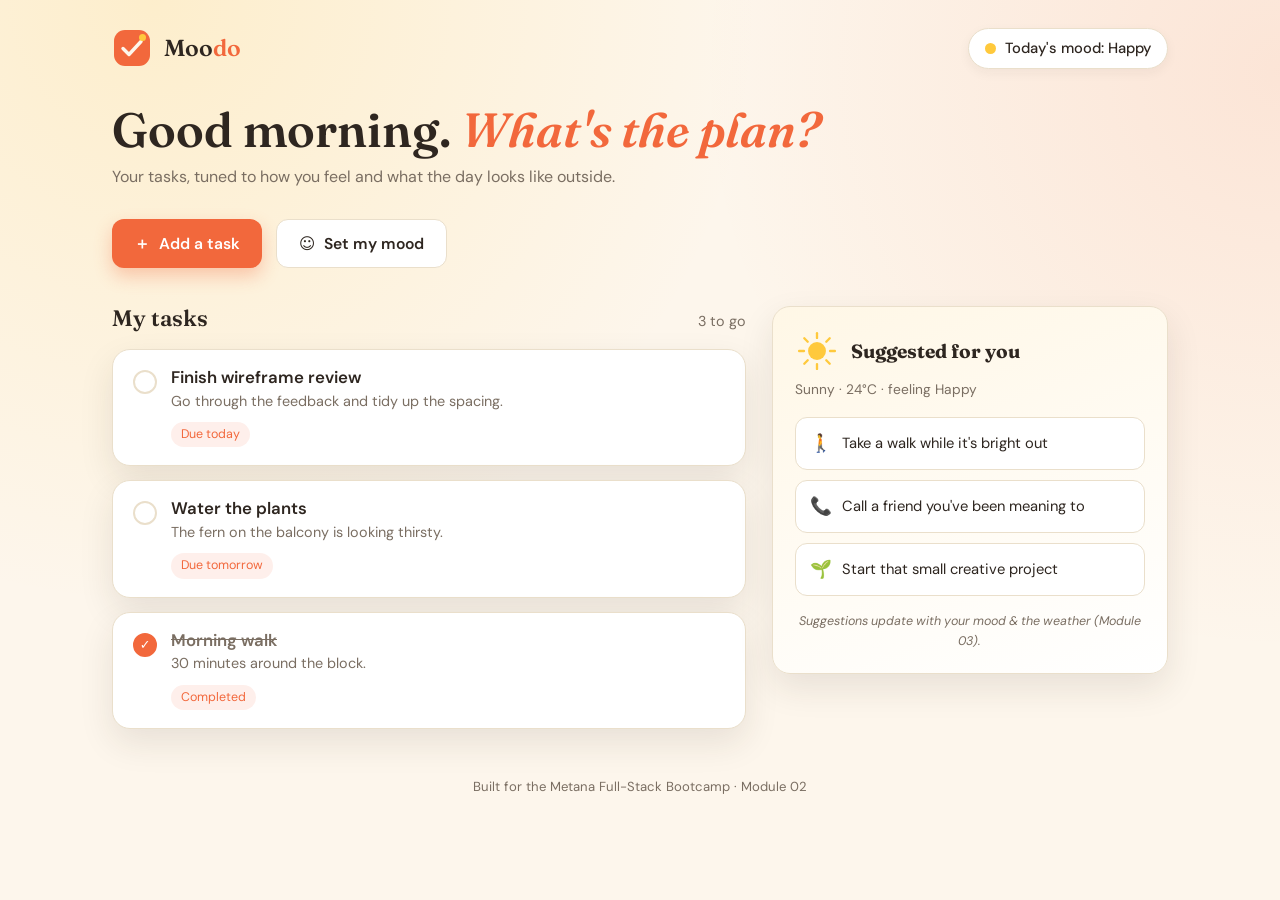
<file: module-2/mood-based-todo-app/index.html>
<!DOCTYPE html>
<html lang="en">
<head>
  <meta charset="UTF-8" />
  <meta name="viewport" content="width=device-width, initial-scale=1.0" />
  <title>Moodo — Mood-Based To-Do</title>

  <!-- Fonts -->
  <link rel="preconnect" href="https://fonts.googleapis.com" />
  <link rel="preconnect" href="https://fonts.gstatic.com" crossorigin />
  <link href="https://fonts.googleapis.com/css2?family=Fraunces:ital,opsz,wght@0,9..144,400..700;1,9..144,400..600&family=DM+Sans:wght@400;500;600;700&display=swap" rel="stylesheet" />

  <link rel="stylesheet" href="Styles/index.css" />
</head>
<body>
  <div class="app">

    <!-- ============ Top bar ============ -->
    <header class="topbar">
      <div class="brand">
        <img src="Assets/logo.svg" alt="Moodo logo" />
        <span class="name">Moo<span>do</span></span>
      </div>

      <!-- Reflects the currently selected mood (set later in Module 03) -->
      <div class="mood-pill">
        <span class="dot"></span>
        Today's mood: Happy
      </div>
    </header>

    <!-- ============ Greeting ============ -->
    <section class="hero">
      <h1>Good morning. <em>What's the plan?</em></h1>
      <p>Your tasks, tuned to how you feel and what the day looks like outside.</p>
    </section>

    <!-- ============ Primary actions ============
         These buttons will open the Task Creation Form and the
         Mood Selector components in Module 03. -->
    <div class="actions">
      <button class="btn btn-primary" type="button">
        <span aria-hidden="true">＋</span> Add a task
      </button>
      <button class="btn btn-ghost" type="button">
        <span aria-hidden="true">☺</span> Set my mood
      </button>
    </div>

    <!-- ============ Main two-column layout ============ -->
    <main class="layout">

      <!-- ---- Left: the task list (Task Component goes here later) ---- -->
      <section aria-labelledby="tasks-heading">
        <div class="section-title">
          <h2 id="tasks-heading">My tasks</h2>
          <span class="count">3 to go</span>
        </div>

        <div class="task-list">
          <!-- Static placeholder cards — same markup as taskComponent.html -->
          <article class="task-card">
            <span class="check" aria-hidden="true"></span>
            <div class="body">
              <h3>Finish wireframe review</h3>
              <p>Go through the feedback and tidy up the spacing.</p>
              <span class="meta">Due today</span>
            </div>
          </article>

          <article class="task-card">
            <span class="check" aria-hidden="true"></span>
            <div class="body">
              <h3>Water the plants</h3>
              <p>The fern on the balcony is looking thirsty.</p>
              <span class="meta">Due tomorrow</span>
            </div>
          </article>

          <article class="task-card done">
            <span class="check" aria-hidden="true"></span>
            <div class="body">
              <h3>Morning walk</h3>
              <p>30 minutes around the block.</p>
              <span class="meta">Completed</span>
            </div>
          </article>
        </div>
      </section>

      <!-- ---- Right: suggested tasks (mood + weather) ---- -->
      <aside class="suggested" aria-labelledby="suggested-heading">
        <div class="head">
          <img src="Assets/sun.svg" alt="" />
          <h2 id="suggested-heading">Suggested for you</h2>
        </div>
        <p class="weather">Sunny · 24°C · feeling Happy</p>

        <ul>
          <li><span class="emoji">🚶</span> Take a walk while it's bright out</li>
          <li><span class="emoji">📞</span> Call a friend you've been meaning to</li>
          <li><span class="emoji">🌱</span> Start that small creative project</li>
        </ul>

        <p class="note">Suggestions update with your mood &amp; the weather (Module 03).</p>
      </aside>

    </main>

    <footer class="foot">Built for the Metana Full-Stack Bootcamp · Module 02</footer>
  </div>
</body>
</html>
</file>
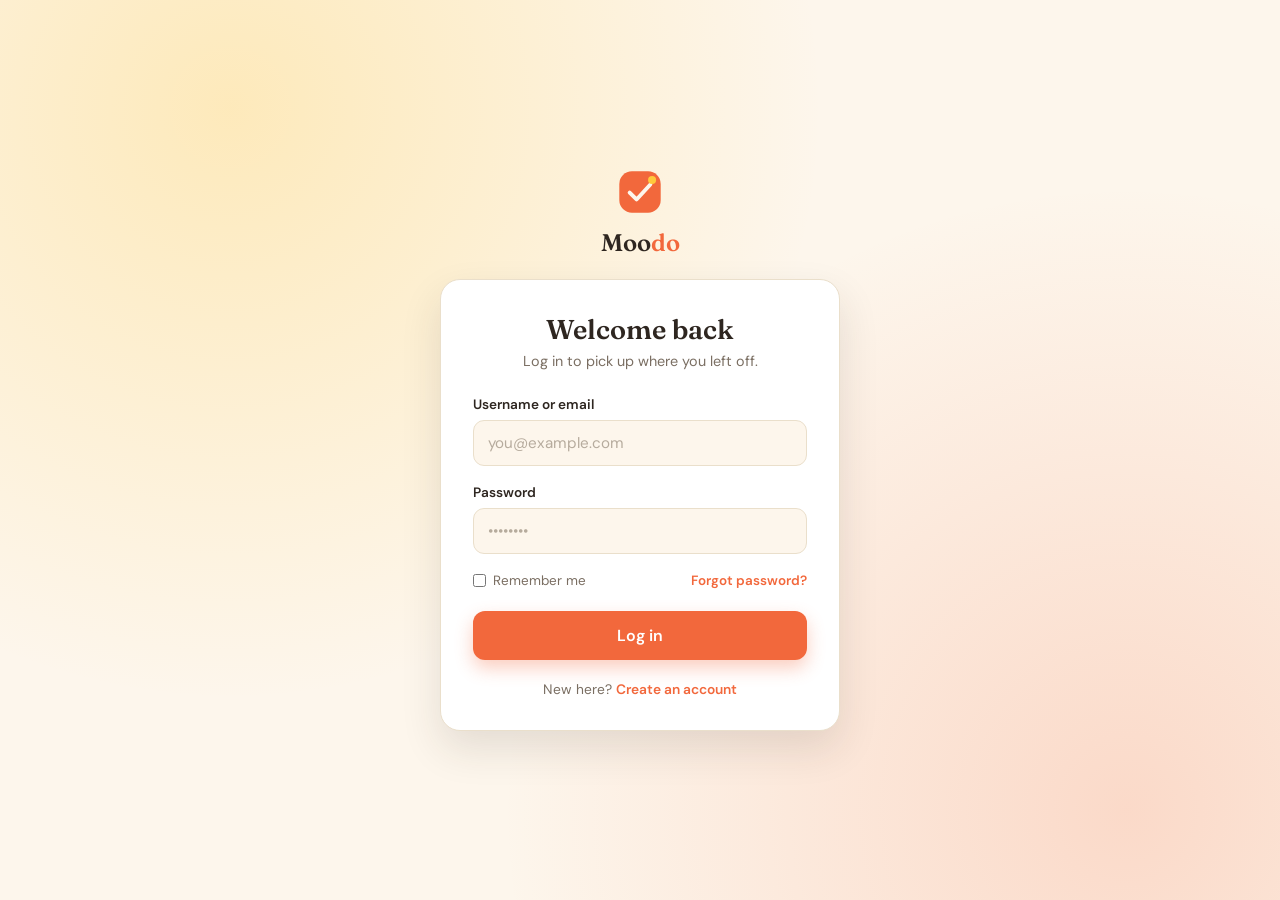
<file: module-2/mood-based-todo-app/Components/loginForm.html>
<!DOCTYPE html>
<html lang="en">
<head>
  <meta charset="UTF-8" />
  <meta name="viewport" content="width=device-width, initial-scale=1.0" />
  <title>Log in — Moodo</title>
  <link rel="preconnect" href="https://fonts.googleapis.com" />
  <link rel="preconnect" href="https://fonts.gstatic.com" crossorigin />
  <link href="https://fonts.googleapis.com/css2?family=Fraunces:opsz,wght@9..144,500..700&family=DM+Sans:wght@400;500;600;700&display=swap" rel="stylesheet" />

  <!-- Page layout + form card styles -->
  <link rel="stylesheet" href="../Styles/login.css" />
  <link rel="stylesheet" href="../Styles/loginForm.css" />
</head>
<body>

  <div class="login-wrap">

    <!-- brand lockup -->
    <div class="login-brand">
      <img src="../Assets/logo.svg" alt="Moodo logo" />
      <span class="name">Moo<span>do</span></span>
    </div>

    <!-- ============ Login Form ============ -->
    <form class="login-card" autocomplete="off">
      <h1>Welcome back</h1>
      <p class="welcome">Log in to pick up where you left off.</p>

      <div class="field">
        <label for="email">Username or email</label>
        <input id="email" name="email" type="text" placeholder="you@example.com" required />
      </div>

      <div class="field">
        <label for="password">Password</label>
        <input id="password" name="password" type="password" placeholder="••••••••" required />
      </div>

      <div class="row">
        <label><input type="checkbox" name="remember" /> Remember me</label>
        <a href="#">Forgot password?</a>
      </div>

      <button class="login-btn" type="submit">Log in</button>

      <p class="signup">New here? <a href="#">Create an account</a></p>
    </form>

  </div>

</body>
</html>
</file>
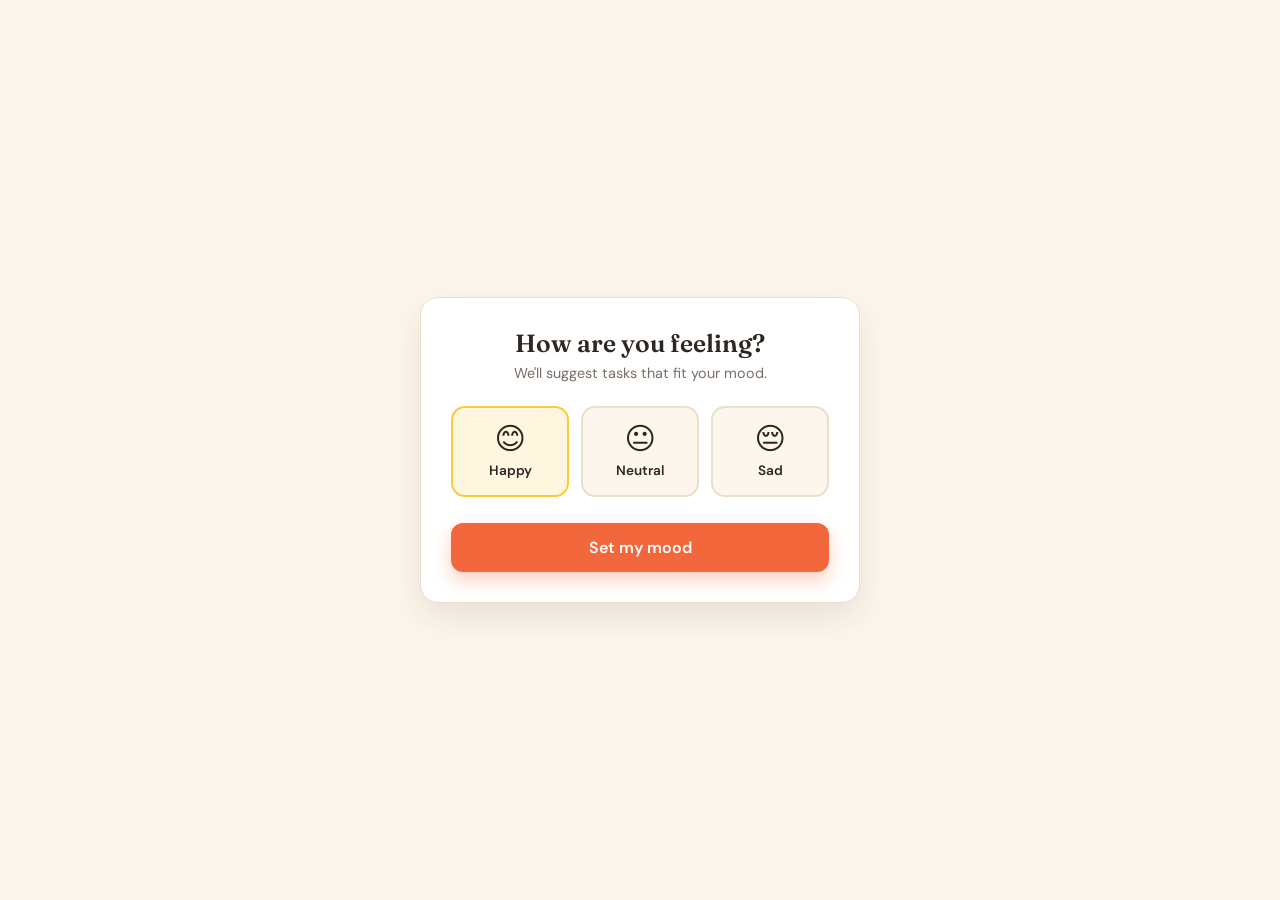
<file: module-2/mood-based-todo-app/Components/moodSelecterForm.html>
<!DOCTYPE html>
<html lang="en">
<head>
  <meta charset="UTF-8" />
  <meta name="viewport" content="width=device-width, initial-scale=1.0" />
  <title>Mood Selector</title>
  <link rel="preconnect" href="https://fonts.googleapis.com" />
  <link rel="preconnect" href="https://fonts.gstatic.com" crossorigin />
  <link href="https://fonts.googleapis.com/css2?family=Fraunces:opsz,wght@9..144,500..700&family=DM+Sans:wght@400;500;600;700&display=swap" rel="stylesheet" />
  <link rel="stylesheet" href="../Styles/moodSelecter.css" />
</head>
<body>

  <!-- ============ Mood Selector ============
       A button group built from radio inputs so only one
       mood can be chosen at a time. -->
  <form class="mood-card">
    <h2>How are you feeling?</h2>
    <p class="sub">We'll suggest tasks that fit your mood.</p>

    <div class="mood-group" role="radiogroup" aria-label="Select your mood">
      <input type="radio" id="happy" name="mood" value="happy" checked />
      <label for="happy">
        <span class="emoji">😊</span>
        <span class="name">Happy</span>
      </label>

      <input type="radio" id="neutral" name="mood" value="neutral" />
      <label for="neutral">
        <span class="emoji">😐</span>
        <span class="name">Neutral</span>
      </label>

      <input type="radio" id="sad" name="mood" value="sad" />
      <label for="sad">
        <span class="emoji">😔</span>
        <span class="name">Sad</span>
      </label>
    </div>

    <button class="confirm" type="submit">Set my mood</button>
  </form>

</body>
</html>
</file>
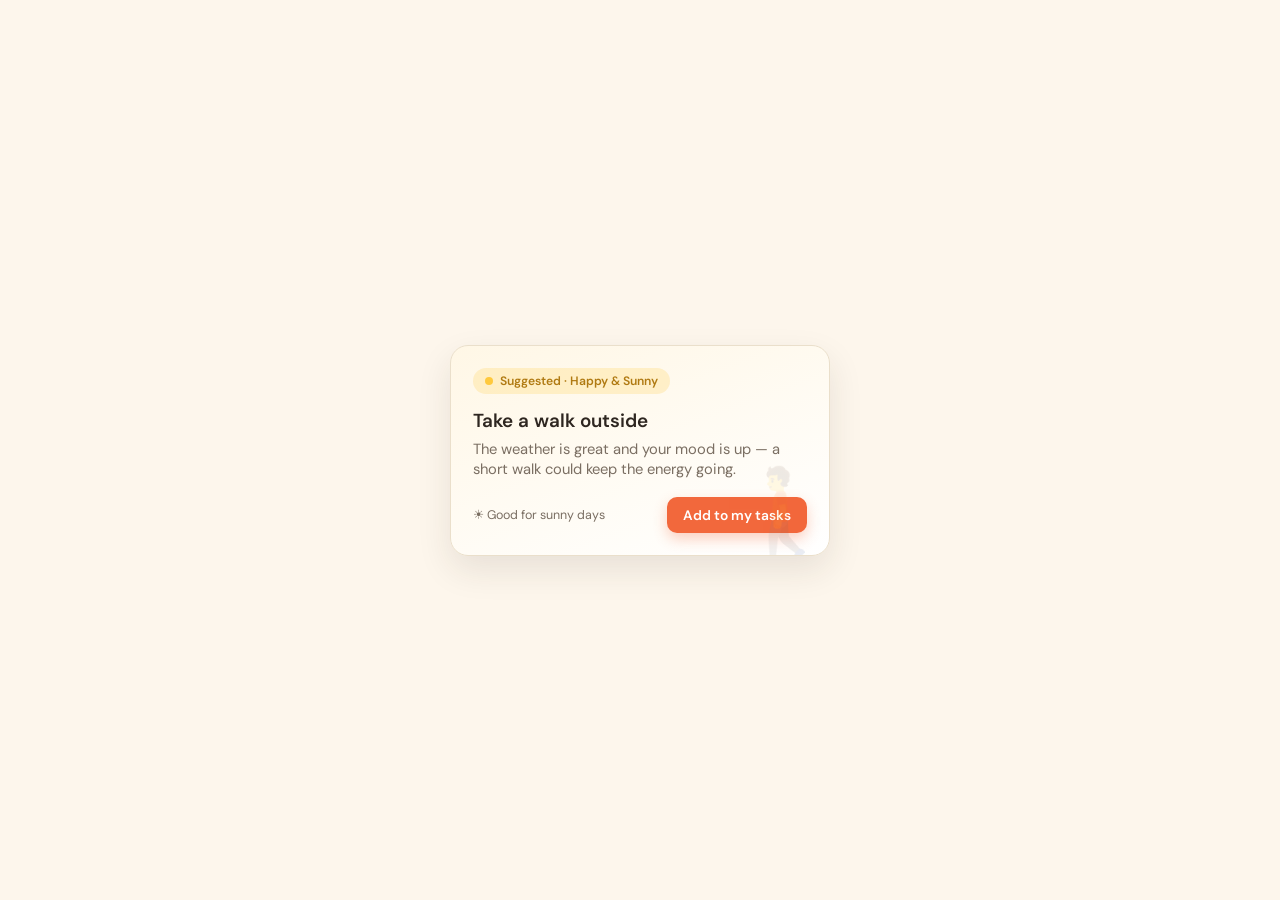
<file: module-2/mood-based-todo-app/Components/suggestedTaskComponent.html>
<!DOCTYPE html>
<html lang="en">
<head>
  <meta charset="UTF-8" />
  <meta name="viewport" content="width=device-width, initial-scale=1.0" />
  <title>Suggested Task Component</title>
  <link rel="preconnect" href="https://fonts.googleapis.com" />
  <link rel="preconnect" href="https://fonts.gstatic.com" crossorigin />
  <link href="https://fonts.googleapis.com/css2?family=Fraunces:opsz,wght@9..144,500..700&family=DM+Sans:wght@400;500;600;700&display=swap" rel="stylesheet" />
  <link rel="stylesheet" href="../Styles/suggestedTaskComponent.css" />
</head>
<body>

  <!-- ============ Suggested Task Card ============ -->
  <article class="suggested-card">
    <span class="context"><span class="dot"></span> Suggested · Happy &amp; Sunny</span>

    <h3>Take a walk outside</h3>
    <p>The weather is great and your mood is up — a short walk could keep the energy going.</p>

    <div class="row">
      <span class="tag">☀️ Good for sunny days</span>
      <button class="add-btn" type="button">Add to my tasks</button>
    </div>

    <span class="glyph" aria-hidden="true">🚶</span>
  </article>

</body>
</html>
</file>
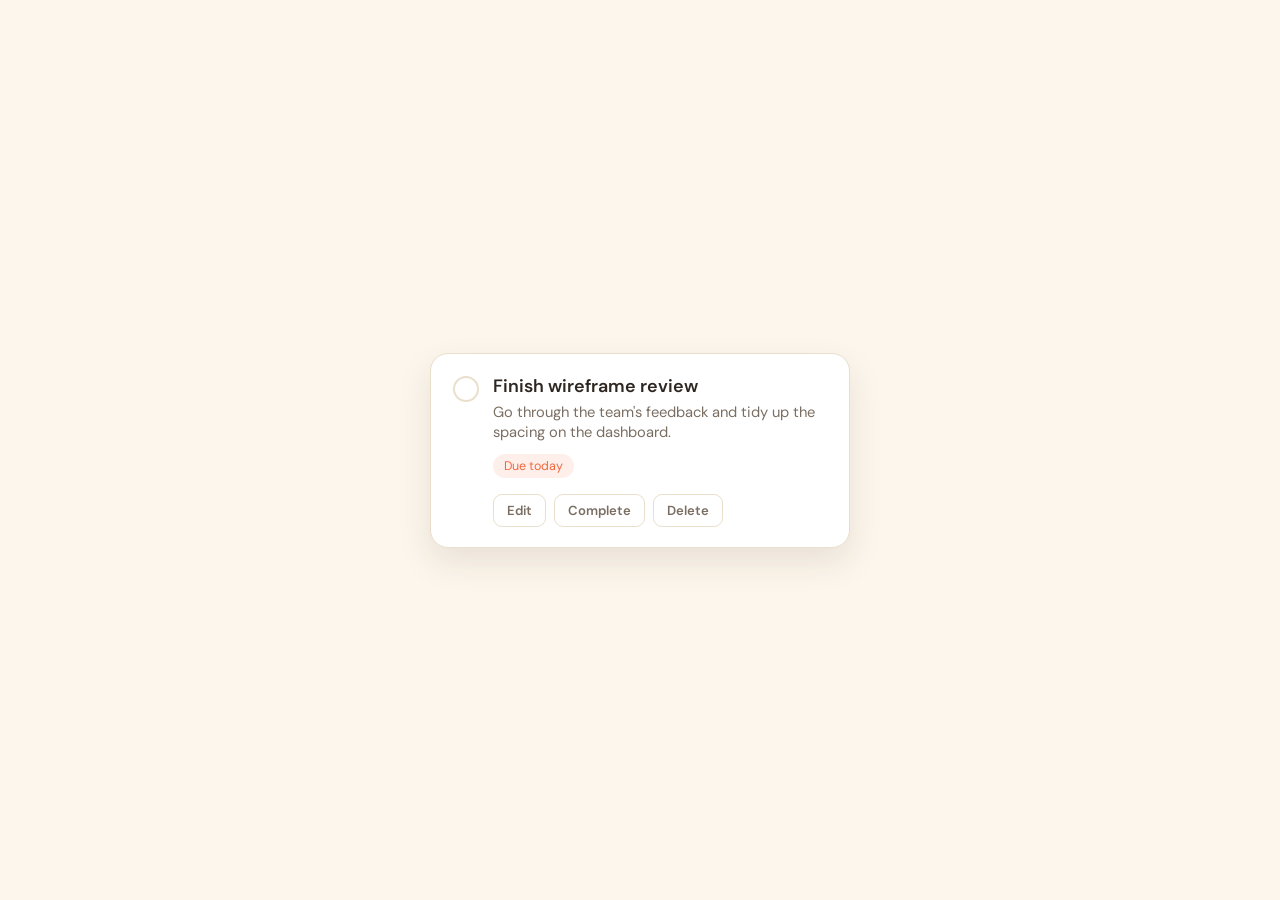
<file: module-2/mood-based-todo-app/Components/taskComponent.html>
<!DOCTYPE html>
<html lang="en">
<head>
  <meta charset="UTF-8" />
  <meta name="viewport" content="width=device-width, initial-scale=1.0" />
  <title>Task Component</title>
  <link rel="preconnect" href="https://fonts.googleapis.com" />
  <link rel="preconnect" href="https://fonts.gstatic.com" crossorigin />
  <link href="https://fonts.googleapis.com/css2?family=Fraunces:opsz,wght@9..144,500..700&family=DM+Sans:wght@400;500;600;700&display=swap" rel="stylesheet" />
  <link rel="stylesheet" href="../Styles/tasksComponent.css" />
</head>
<body>

  <!-- ============ Reusable Task Card ============ -->
  <article class="task-card">
    <span class="check" role="button" aria-label="Mark complete"></span>

    <div class="body">
      <h3>Finish wireframe review</h3>
      <p class="desc">Go through the team's feedback and tidy up the spacing on the dashboard.</p>
      <span class="due">Due today</span>

      <div class="task-actions">
        <button type="button" class="edit">Edit</button>
        <button type="button" class="complete">Complete</button>
        <button type="button" class="delete">Delete</button>
      </div>
    </div>
  </article>

</body>
</html>
</file>
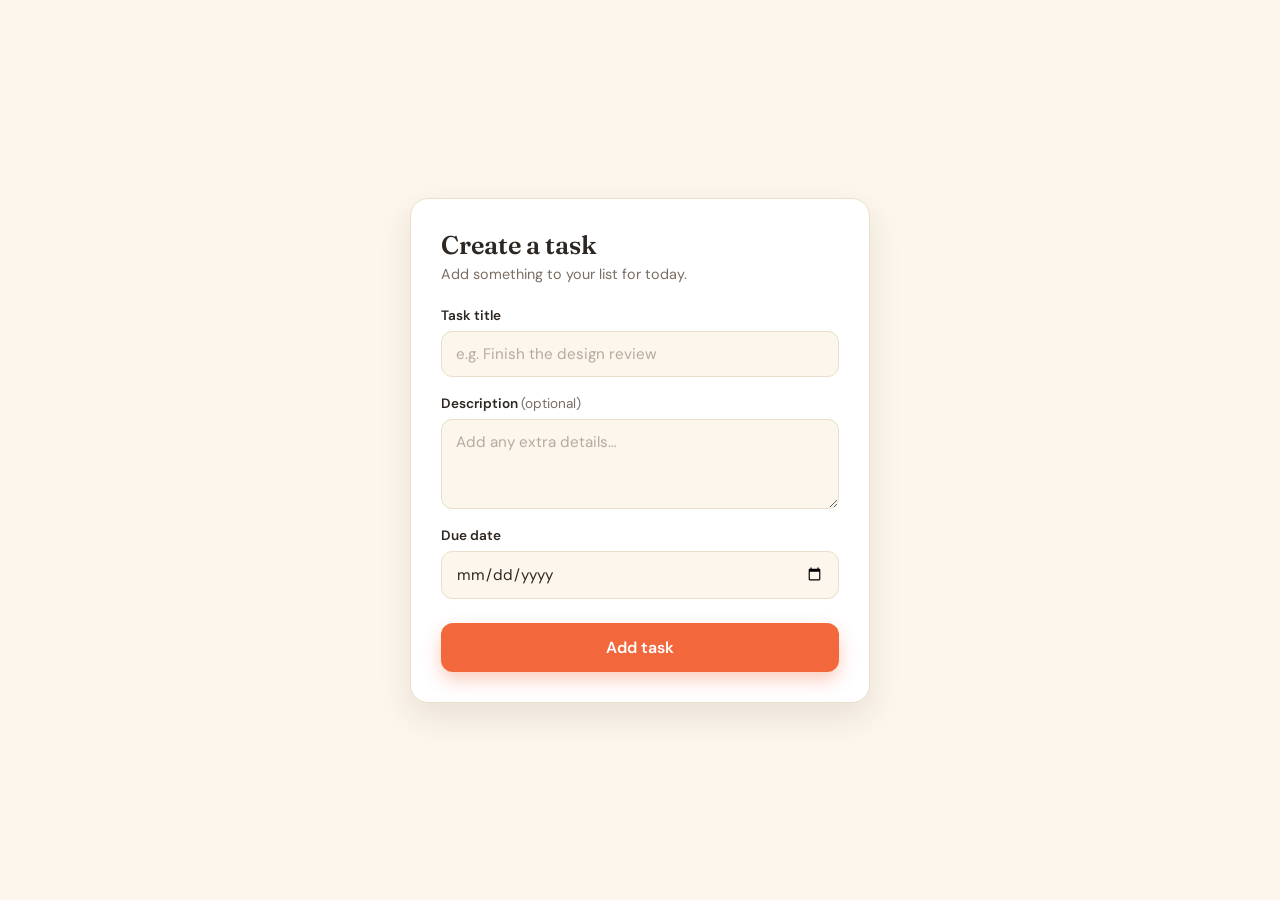
<file: module-2/mood-based-todo-app/Components/taskCreationForm.html>
<!DOCTYPE html>
<html lang="en">
<head>
  <meta charset="UTF-8" />
  <meta name="viewport" content="width=device-width, initial-scale=1.0" />
  <title>Create a Task</title>
  <link rel="preconnect" href="https://fonts.googleapis.com" />
  <link rel="preconnect" href="https://fonts.gstatic.com" crossorigin />
  <link href="https://fonts.googleapis.com/css2?family=Fraunces:opsz,wght@9..144,500..700&family=DM+Sans:wght@400;500;600;700&display=swap" rel="stylesheet" />
  <link rel="stylesheet" href="../Styles/taskCreationForm.css" />
</head>
<body>

  <!-- ============ Create a Task Form ============ -->
  <form class="form-card" autocomplete="off">
    <h2>Create a task</h2>
    <p class="sub">Add something to your list for today.</p>

    <div class="field">
      <label for="title">Task title</label>
      <input id="title" name="title" type="text" placeholder="e.g. Finish the design review" required />
    </div>

    <div class="field">
      <label for="desc">Description <span class="opt">(optional)</span></label>
      <textarea id="desc" name="description" placeholder="Add any extra details…"></textarea>
    </div>

    <div class="field">
      <label for="due">Due date</label>
      <input id="due" name="dueDate" type="date" />
    </div>

    <button class="submit" type="submit">Add task</button>
  </form>

</body>
</html>
</file>
<file: module-2/mood-based-todo-app/Styles/index.css>
/* ============================================================
   index.css — Home Page (Dashboard) styling
   Mood-Based To-Do App
   ============================================================ */

/* ---- Design tokens: shared across every file so the app
        stays visually consistent ---- */
:root {
  --bg:        #FDF6EC;   /* warm cream paper          */
  --surface:   #FFFFFF;   /* card background           */
  --ink:       #2E2620;   /* main text                 */
  --ink-soft:  #7A6E62;   /* muted / secondary text    */
  --line:      #EADFCB;   /* hairline borders          */
  --primary:   #F2683C;   /* coral accent (actions)    */
  --primary-d: #D8542B;   /* coral pressed             */
  --happy:     #FFC93C;   /* mood: happy               */
  --neutral:   #6FA8DC;   /* mood: neutral             */
  --sad:       #9B8FC7;   /* mood: sad                 */
  --shadow:    0 14px 34px rgba(46, 38, 32, 0.10);
  --radius:    18px;
}

/* ---- Reset ---- */
* { margin: 0; padding: 0; box-sizing: border-box; }

body {
  font-family: "DM Sans", system-ui, sans-serif;
  background-color: var(--bg);
  /* subtle warm radial glow for atmosphere */
  background-image:
    radial-gradient(circle at 12% 0%, rgba(255, 201, 60, 0.18), transparent 42%),
    radial-gradient(circle at 100% 8%, rgba(242, 104, 60, 0.12), transparent 38%);
  background-attachment: fixed;
  color: var(--ink);
  line-height: 1.55;
  min-height: 100vh;
}

h1, h2, h3 { font-family: "Fraunces", Georgia, serif; line-height: 1.12; }

/* ---- Page shell ---- */
.app {
  max-width: 1100px;
  margin: 0 auto;
  padding: 28px 22px 64px;
}

/* ---- Top bar ---- */
.topbar {
  display: flex;
  align-items: center;
  justify-content: space-between;
  gap: 16px;
  flex-wrap: wrap;
  margin-bottom: 34px;
}
.brand { display: flex; align-items: center; gap: 12px; }
.brand img { width: 40px; height: 40px; }
.brand .name { font-family: "Fraunces", serif; font-size: 1.45rem; font-weight: 600; }
.brand .name span { color: var(--primary); }

/* current mood pill in the header */
.mood-pill {
  display: inline-flex;
  align-items: center;
  gap: 9px;
  background: var(--surface);
  border: 1px solid var(--line);
  padding: 8px 16px;
  border-radius: 999px;
  font-weight: 500;
  font-size: 0.92rem;
  box-shadow: 0 4px 12px rgba(46,38,32,0.05);
}
.mood-pill .dot {
  width: 11px; height: 11px; border-radius: 50%;
  background: var(--happy);
}

/* ---- Hero / greeting ---- */
.hero { margin-bottom: 30px; }
.hero h1 { font-size: clamp(2rem, 5vw, 3rem); font-weight: 600; }
.hero h1 em { font-style: italic; color: var(--primary); }
.hero p { color: var(--ink-soft); margin-top: 8px; max-width: 46ch; }

/* ---- Action buttons row ---- */
.actions {
  display: flex;
  gap: 14px;
  flex-wrap: wrap;
  margin-bottom: 38px;
}
.btn {
  font-family: inherit;
  font-size: 0.98rem;
  font-weight: 600;
  border: none;
  border-radius: 12px;
  padding: 13px 22px;
  cursor: pointer;
  display: inline-flex;
  align-items: center;
  gap: 9px;
  transition: transform .15s ease, box-shadow .15s ease, background .15s ease;
}
.btn:active { transform: translateY(1px); }
.btn-primary {
  background: var(--primary);
  color: #fff;
  box-shadow: 0 8px 18px rgba(242,104,60,0.32);
}
.btn-primary:hover { background: var(--primary-d); box-shadow: 0 10px 22px rgba(242,104,60,0.4); }
.btn-ghost {
  background: var(--surface);
  color: var(--ink);
  border: 1px solid var(--line);
}
.btn-ghost:hover { border-color: var(--primary); color: var(--primary); }

/* ---- Two-column main layout (Grid) ---- */
.layout {
  display: grid;
  grid-template-columns: 1.6fr 1fr;
  gap: 26px;
  align-items: start;
}

.section-title {
  display: flex;
  align-items: baseline;
  justify-content: space-between;
  margin-bottom: 16px;
}
.section-title h2 { font-size: 1.4rem; font-weight: 600; }
.section-title .count { color: var(--ink-soft); font-size: 0.9rem; }

/* ---- Task list (placeholder cards live in index.html) ---- */
.task-list { display: flex; flex-direction: column; gap: 14px; }

.task-card {
  background: var(--surface);
  border: 1px solid var(--line);
  border-radius: var(--radius);
  padding: 18px 20px;
  display: flex;
  align-items: flex-start;
  gap: 14px;
  box-shadow: var(--shadow);
  transition: transform .18s ease;
}
.task-card:hover { transform: translateY(-2px); }
.task-card .check {
  flex: none;
  width: 24px; height: 24px;
  border-radius: 50%;
  border: 2px solid var(--line);
  margin-top: 2px;
}
.task-card.done .check {
  background: var(--primary);
  border-color: var(--primary);
  position: relative;
}
.task-card.done .check::after {
  content: "✓"; color: #fff; font-size: 0.8rem;
  position: absolute; inset: 0; display: grid; place-items: center;
}
.task-card .body { flex: 1; }
.task-card h3 { font-family: "DM Sans", sans-serif; font-size: 1.05rem; font-weight: 600; }
.task-card.done h3 { text-decoration: line-through; color: var(--ink-soft); }
.task-card p { color: var(--ink-soft); font-size: 0.9rem; margin-top: 3px; }
.task-card .meta {
  display: inline-block; margin-top: 10px;
  font-size: 0.78rem; color: var(--primary);
  background: rgba(242,104,60,0.1);
  padding: 3px 10px; border-radius: 999px;
}

/* ---- Suggested tasks sidebar ---- */
.suggested {
  background: linear-gradient(160deg, #FFF7E6, #FFFFFF);
  border: 1px solid var(--line);
  border-radius: var(--radius);
  padding: 22px;
  box-shadow: var(--shadow);
}
.suggested .head { display: flex; align-items: center; gap: 12px; margin-bottom: 6px; }
.suggested .head img { width: 44px; height: 44px; }
.suggested .head h2 { font-size: 1.2rem; }
.suggested .weather { color: var(--ink-soft); font-size: 0.86rem; margin-bottom: 16px; }
.suggested ul { list-style: none; display: flex; flex-direction: column; gap: 10px; }
.suggested li {
  background: var(--surface);
  border: 1px solid var(--line);
  border-radius: 12px;
  padding: 12px 14px;
  font-size: 0.92rem;
  display: flex; align-items: center; gap: 10px;
}
.suggested li .emoji { font-size: 1.1rem; }
.suggested .note {
  margin-top: 16px; font-size: 0.78rem; color: var(--ink-soft);
  text-align: center; font-style: italic;
}

/* ---- Footer ---- */
.foot { text-align: center; color: var(--ink-soft); font-size: 0.82rem; margin-top: 48px; }

/* ============================================================
   Responsive — tablet then mobile
   ============================================================ */
@media (max-width: 860px) {
  .layout { grid-template-columns: 1fr; }   /* stack columns */
}

@media (max-width: 540px) {
  .app { padding: 20px 16px 48px; }
  .actions { flex-direction: column; }
  .actions .btn { width: 100%; justify-content: center; }
  .topbar { gap: 12px; }
  .hero h1 { font-size: 2rem; }
}
</file>
<file: module-2/mood-based-todo-app/Styles/login.css>
/* ============================================================
   login.css — Page-level layout & background for the login screen
   (the form card itself is styled in loginForm.css)
   ============================================================ */
:root {
  --bg: #FDF6EC; --ink: #2E2620; --ink-soft: #7A6E62;
  --primary: #F2683C; --happy: #FFC93C;
}
* { margin: 0; padding: 0; box-sizing: border-box; }

html, body { height: 100%; }

body {
  font-family: "DM Sans", system-ui, sans-serif;
  color: var(--ink);
  background-color: var(--bg);
  /* warm two-tone glow so the screen feels inviting */
  background-image:
    radial-gradient(circle at 18% 12%, rgba(255, 201, 60, 0.28), transparent 45%),
    radial-gradient(circle at 88% 90%, rgba(242, 104, 60, 0.20), transparent 45%);
  display: grid;
  place-items: center;
  padding: 24px;
}

/* little brand lockup above the card */
.login-brand {
  text-align: center;
  margin-bottom: 22px;
}
.login-brand img { width: 46px; height: 46px; }
.login-brand .name {
  display: block;
  font-family: "Fraunces", Georgia, serif;
  font-size: 1.5rem;
  font-weight: 600;
  margin-top: 8px;
}
.login-brand .name span { color: var(--primary); }

/* wrapper centers brand + form together */
.login-wrap {
  width: 100%;
  max-width: 400px;
}
</file>
<file: module-2/mood-based-todo-app/Styles/loginForm.css>
/* ============================================================
   loginForm.css — The login form card
   ============================================================ */
:root {
  --surface: #FFFFFF; --ink: #2E2620; --ink-soft: #7A6E62;
  --line: #EADFCB; --primary: #F2683C; --primary-d: #D8542B;
  --bg-soft: #FDF6EC;
  --shadow: 0 18px 40px rgba(46,38,32,0.12); --radius: 20px;
}

.login-card {
  background: var(--surface);
  border: 1px solid var(--line);
  border-radius: var(--radius);
  padding: 32px;
  box-shadow: var(--shadow);
}

.login-card h1 {
  font-family: "Fraunces", Georgia, serif;
  font-size: 1.7rem;
  font-weight: 600;
  text-align: center;
}
.login-card .welcome {
  text-align: center;
  color: var(--ink-soft);
  font-size: 0.9rem;
  margin: 6px 0 26px;
}

.field { display: flex; flex-direction: column; margin-bottom: 18px; }
.field label { font-size: 0.85rem; font-weight: 600; margin-bottom: 7px; }
.field input {
  font-family: inherit;
  font-size: 0.95rem;
  color: var(--ink);
  background: var(--bg-soft);
  border: 1px solid var(--line);
  border-radius: 11px;
  padding: 12px 14px;
  transition: border-color .15s ease, box-shadow .15s ease;
}
.field input::placeholder { color: #b6ab9d; }
.field input:focus {
  outline: none;
  border-color: var(--primary);
  box-shadow: 0 0 0 3px rgba(242,104,60,0.16);
}

/* row with "remember me" + forgot link */
.row {
  display: flex;
  align-items: center;
  justify-content: space-between;
  font-size: 0.84rem;
  margin-bottom: 22px;
}
.row label { display: flex; align-items: center; gap: 7px; color: var(--ink-soft); cursor: pointer; }
.row a { color: var(--primary); text-decoration: none; font-weight: 600; }
.row a:hover { text-decoration: underline; }

.login-btn {
  width: 100%;
  font-family: inherit;
  font-size: 1rem;
  font-weight: 600;
  color: #fff;
  background: var(--primary);
  border: none;
  border-radius: 12px;
  padding: 14px;
  cursor: pointer;
  box-shadow: 0 8px 18px rgba(242,104,60,0.32);
  transition: background .15s ease, transform .1s ease;
}
.login-btn:hover { background: var(--primary-d); }
.login-btn:active { transform: translateY(1px); }

.signup {
  text-align: center;
  font-size: 0.86rem;
  color: var(--ink-soft);
  margin-top: 20px;
}
.signup a { color: var(--primary); font-weight: 600; text-decoration: none; }
.signup a:hover { text-decoration: underline; }

/* ---- Responsive ---- */
@media (max-width: 400px) {
  .login-card { padding: 24px; }
  .login-card h1 { font-size: 1.45rem; }
}
</file>
<file: module-2/mood-based-todo-app/Styles/moodSelecter.css>
/* ============================================================
   moodSelecter.css — Mood Selector (button group)
   ============================================================ */
:root {
  --bg: #FDF6EC; --surface: #FFFFFF; --ink: #2E2620; --ink-soft: #7A6E62;
  --line: #EADFCB; --primary: #F2683C; --primary-d: #D8542B;
  --happy: #FFC93C; --neutral: #6FA8DC; --sad: #9B8FC7;
  --shadow: 0 14px 34px rgba(46,38,32,0.10); --radius: 18px;
}
* { margin: 0; padding: 0; box-sizing: border-box; }

body {
  font-family: "DM Sans", system-ui, sans-serif;
  background: var(--bg);
  color: var(--ink);
  min-height: 100vh;
  display: grid;
  place-items: center;
  padding: 24px;
}

.mood-card {
  width: 100%;
  max-width: 440px;
  background: var(--surface);
  border: 1px solid var(--line);
  border-radius: var(--radius);
  padding: 30px;
  box-shadow: var(--shadow);
  text-align: center;
}
.mood-card h2 {
  font-family: "Fraunces", Georgia, serif;
  font-size: 1.55rem;
  font-weight: 600;
}
.mood-card .sub { color: var(--ink-soft); font-size: 0.9rem; margin: 6px 0 24px; }

/* the button group — wraps gracefully on small screens */
.mood-group {
  display: flex;
  gap: 12px;
  justify-content: center;
  flex-wrap: wrap;
  margin-bottom: 26px;
}

/* radio inputs are visually hidden; the label is the button */
.mood-group input { position: absolute; opacity: 0; pointer-events: none; }

.mood-group label {
  --tint: var(--neutral);
  flex: 1;
  min-width: 96px;
  cursor: pointer;
  background: var(--bg);
  border: 2px solid var(--line);
  border-radius: 14px;
  padding: 16px 10px;
  display: flex;
  flex-direction: column;
  align-items: center;
  gap: 8px;
  transition: transform .15s ease, border-color .15s ease, background .15s ease;
}
.mood-group label:hover { transform: translateY(-3px); }
.mood-group .emoji { font-size: 1.9rem; line-height: 1; }
.mood-group .name { font-size: 0.85rem; font-weight: 600; }

/* per-mood accent colour */
.mood-group label[for="happy"]   { --tint: var(--happy); }
.mood-group label[for="neutral"] { --tint: var(--neutral); }
.mood-group label[for="sad"]     { --tint: var(--sad); }

/* checked state lights up with the mood's colour */
.mood-group input:checked + label {
  border-color: var(--tint);
  background: color-mix(in srgb, var(--tint) 16%, white);
}
.mood-group input:focus-visible + label {
  outline: 2px solid var(--primary);
  outline-offset: 2px;
}

/* confirm button */
.confirm {
  width: 100%;
  font-family: inherit;
  font-size: 1rem;
  font-weight: 600;
  color: #fff;
  background: var(--primary);
  border: none;
  border-radius: 12px;
  padding: 14px;
  cursor: pointer;
  box-shadow: 0 8px 18px rgba(242,104,60,0.32);
  transition: background .15s ease, transform .1s ease;
}
.confirm:hover { background: var(--primary-d); }
.confirm:active { transform: translateY(1px); }

/* ---- Responsive ---- */
@media (max-width: 440px) {
  .mood-card { padding: 22px; }
  .mood-group label { min-width: 80px; padding: 14px 6px; }
}
</file>
<file: module-2/mood-based-todo-app/Styles/suggestedTaskComponent.css>
/* ============================================================
   suggestedTaskComponent.css — Suggested task card
   (recommended based on mood + weather)
   ============================================================ */
:root {
  --bg: #FDF6EC; --surface: #FFFFFF; --ink: #2E2620; --ink-soft: #7A6E62;
  --line: #EADFCB; --primary: #F2683C; --happy: #FFC93C;
  --shadow: 0 14px 34px rgba(46,38,32,0.10); --radius: 18px;
}
* { margin: 0; padding: 0; box-sizing: border-box; }

body {
  font-family: "DM Sans", system-ui, sans-serif;
  background: var(--bg);
  color: var(--ink);
  min-height: 100vh;
  display: grid;
  place-items: center;
  padding: 24px;
}

.suggested-card {
  width: 100%;
  max-width: 380px;
  background: linear-gradient(160deg, #FFF7E6, #FFFFFF);
  border: 1px solid var(--line);
  border-radius: var(--radius);
  padding: 22px;
  box-shadow: var(--shadow);
  position: relative;
  overflow: hidden;
}

/* little context banner: why this was suggested */
.suggested-card .context {
  display: inline-flex;
  align-items: center;
  gap: 7px;
  font-size: 0.76rem;
  font-weight: 600;
  color: #B07A12;
  background: rgba(255,201,60,0.22);
  padding: 5px 12px;
  border-radius: 999px;
  margin-bottom: 14px;
}
.suggested-card .context .dot {
  width: 8px; height: 8px; border-radius: 50%; background: var(--happy);
}

.suggested-card h3 { font-size: 1.18rem; font-weight: 600; margin-bottom: 6px; }
.suggested-card p  { color: var(--ink-soft); font-size: 0.92rem; }

.suggested-card .row {
  display: flex;
  align-items: center;
  justify-content: space-between;
  gap: 12px;
  margin-top: 18px;
}
.suggested-card .tag {
  font-size: 0.78rem;
  color: var(--ink-soft);
  display: inline-flex;
  align-items: center;
  gap: 6px;
}
.add-btn {
  font-family: inherit;
  font-weight: 600;
  font-size: 0.86rem;
  border: none;
  background: var(--primary);
  color: #fff;
  padding: 9px 16px;
  border-radius: 10px;
  cursor: pointer;
  transition: transform .15s ease, box-shadow .15s ease;
  box-shadow: 0 6px 14px rgba(242,104,60,0.3);
}
.add-btn:hover { box-shadow: 0 8px 18px rgba(242,104,60,0.42); }
.add-btn:active { transform: translateY(1px); }

/* big faint emoji watermark in the corner */
.suggested-card .glyph {
  position: absolute;
  right: -10px; bottom: -16px;
  font-size: 5.5rem;
  opacity: 0.10;
  pointer-events: none;
}

/* ---- Responsive ---- */
@media (max-width: 380px) {
  .suggested-card .row { flex-direction: column; align-items: flex-start; }
  .add-btn { width: 100%; }
}
</file>
<file: module-2/mood-based-todo-app/Styles/tasksComponent.css>
/* ============================================================
   tasksComponent.css — Reusable Task card
   ============================================================ */
:root {
  --bg: #FDF6EC; --surface: #FFFFFF; --ink: #2E2620; --ink-soft: #7A6E62;
  --line: #EADFCB; --primary: #F2683C; --primary-d: #D8542B;
  --shadow: 0 14px 34px rgba(46,38,32,0.10); --radius: 18px;
}
* { margin: 0; padding: 0; box-sizing: border-box; }

body {
  font-family: "DM Sans", system-ui, sans-serif;
  background: var(--bg);
  color: var(--ink);
  min-height: 100vh;
  display: grid;
  place-items: center;
  padding: 24px;
}

/* The card itself — drop this block anywhere it's needed */
.task-card {
  width: 100%;
  max-width: 420px;
  background: var(--surface);
  border: 1px solid var(--line);
  border-radius: var(--radius);
  padding: 20px 22px;
  box-shadow: var(--shadow);
  display: flex;
  gap: 14px;
  align-items: flex-start;
}

/* round checkbox / complete indicator */
.task-card .check {
  flex: none;
  width: 26px; height: 26px;
  border-radius: 50%;
  border: 2px solid var(--line);
  cursor: pointer;
  margin-top: 2px;
  transition: border-color .15s ease, background .15s ease;
}
.task-card .check:hover { border-color: var(--primary); }

.task-card .body { flex: 1; min-width: 0; }
.task-card h3 {
  font-size: 1.12rem;
  font-weight: 600;
  margin-bottom: 4px;
}
.task-card .desc { color: var(--ink-soft); font-size: 0.92rem; }
.task-card .due {
  display: inline-block;
  margin-top: 12px;
  font-size: 0.78rem;
  color: var(--primary);
  background: rgba(242,104,60,0.1);
  padding: 4px 11px;
  border-radius: 999px;
}

/* action buttons (edit / complete / delete) */
.task-actions {
  display: flex;
  gap: 8px;
  margin-top: 16px;
}
.task-actions button {
  font-family: inherit;
  font-size: 0.82rem;
  font-weight: 600;
  border: 1px solid var(--line);
  background: var(--surface);
  color: var(--ink-soft);
  padding: 7px 13px;
  border-radius: 9px;
  cursor: pointer;
  transition: all .15s ease;
}
.task-actions .edit:hover     { border-color: var(--primary); color: var(--primary); }
.task-actions .complete:hover { border-color: #57b36b; color: #57b36b; }
.task-actions .delete:hover   { border-color: #e2574e; color: #e2574e; }

/* completed state */
.task-card.done h3 { text-decoration: line-through; color: var(--ink-soft); }
.task-card.done .check { background: var(--primary); border-color: var(--primary); position: relative; }
.task-card.done .check::after {
  content: "✓"; color: #fff; font-size: 0.85rem;
  position: absolute; inset: 0; display: grid; place-items: center;
}

/* ---- Responsive ---- */
@media (max-width: 420px) {
  .task-card { padding: 16px; }
  .task-actions { flex-wrap: wrap; }
  .task-actions button { flex: 1; }
}
</file>
<file: module-2/mood-based-todo-app/Styles/taskCreationForm.css>
/* ============================================================
   taskCreationForm.css — "Create a Task" form
   ============================================================ */
:root {
  --bg: #FDF6EC; --surface: #FFFFFF; --ink: #2E2620; --ink-soft: #7A6E62;
  --line: #EADFCB; --primary: #F2683C; --primary-d: #D8542B;
  --shadow: 0 14px 34px rgba(46,38,32,0.10); --radius: 18px;
}
* { margin: 0; padding: 0; box-sizing: border-box; }

body {
  font-family: "DM Sans", system-ui, sans-serif;
  background: var(--bg);
  color: var(--ink);
  min-height: 100vh;
  display: grid;
  place-items: center;
  padding: 24px;
}

.form-card {
  width: 100%;
  max-width: 460px;
  background: var(--surface);
  border: 1px solid var(--line);
  border-radius: var(--radius);
  padding: 30px;
  box-shadow: var(--shadow);
}

.form-card h2 {
  font-family: "Fraunces", Georgia, serif;
  font-size: 1.6rem;
  font-weight: 600;
  margin-bottom: 4px;
}
.form-card .sub { color: var(--ink-soft); font-size: 0.9rem; margin-bottom: 24px; }

/* each field stacks label over input */
.field { display: flex; flex-direction: column; margin-bottom: 18px; }
.field label {
  font-size: 0.85rem;
  font-weight: 600;
  margin-bottom: 7px;
}
.field label .opt { color: var(--ink-soft); font-weight: 400; }

.field input,
.field textarea {
  font-family: inherit;
  font-size: 0.95rem;
  color: var(--ink);
  background: var(--bg);
  border: 1px solid var(--line);
  border-radius: 11px;
  padding: 12px 14px;
  transition: border-color .15s ease, box-shadow .15s ease;
}
.field input::placeholder,
.field textarea::placeholder { color: #b6ab9d; }
.field input:focus,
.field textarea:focus {
  outline: none;
  border-color: var(--primary);
  box-shadow: 0 0 0 3px rgba(242,104,60,0.16);
}
.field textarea { resize: vertical; min-height: 90px; }

/* submit */
.submit {
  width: 100%;
  font-family: inherit;
  font-size: 1rem;
  font-weight: 600;
  color: #fff;
  background: var(--primary);
  border: none;
  border-radius: 12px;
  padding: 14px;
  margin-top: 6px;
  cursor: pointer;
  box-shadow: 0 8px 18px rgba(242,104,60,0.32);
  transition: background .15s ease, transform .1s ease;
}
.submit:hover { background: var(--primary-d); }
.submit:active { transform: translateY(1px); }

/* ---- Responsive ---- */
@media (max-width: 480px) {
  .form-card { padding: 22px; }
  .form-card h2 { font-size: 1.4rem; }
}
</file>
